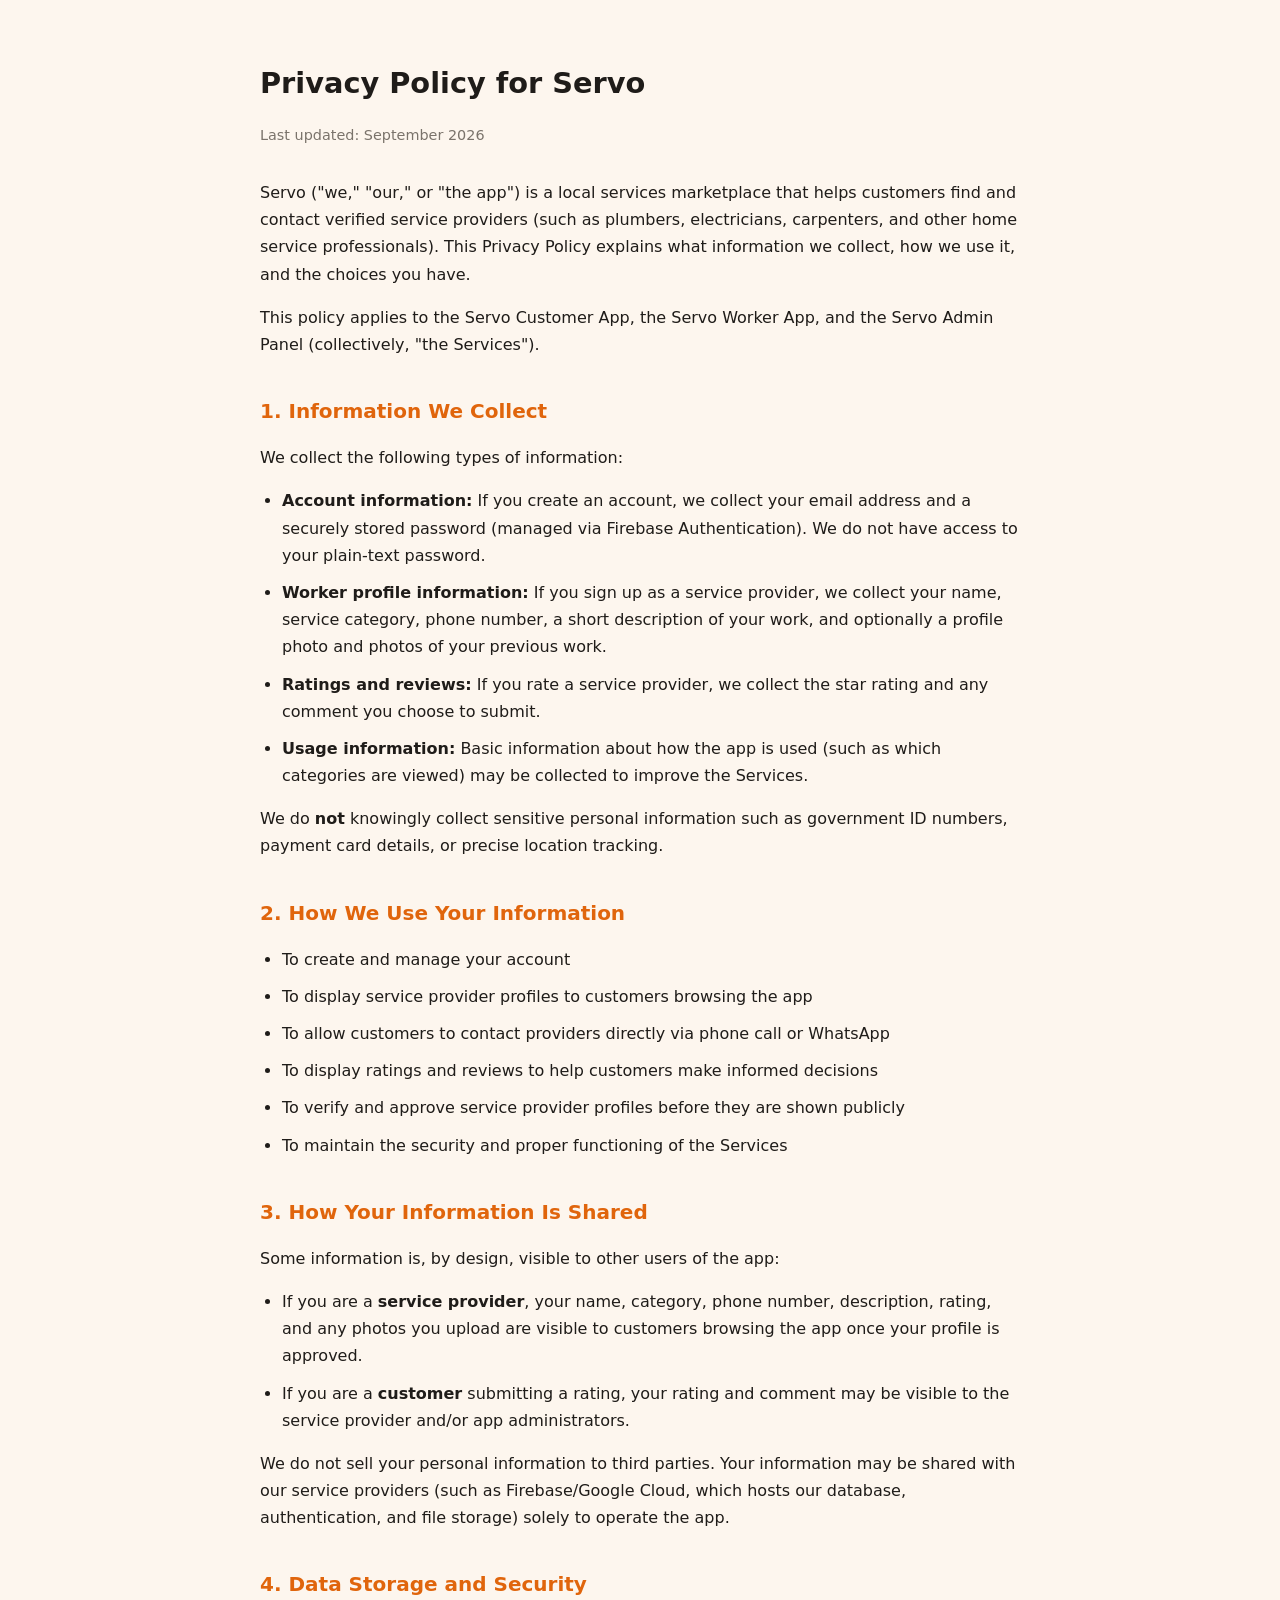
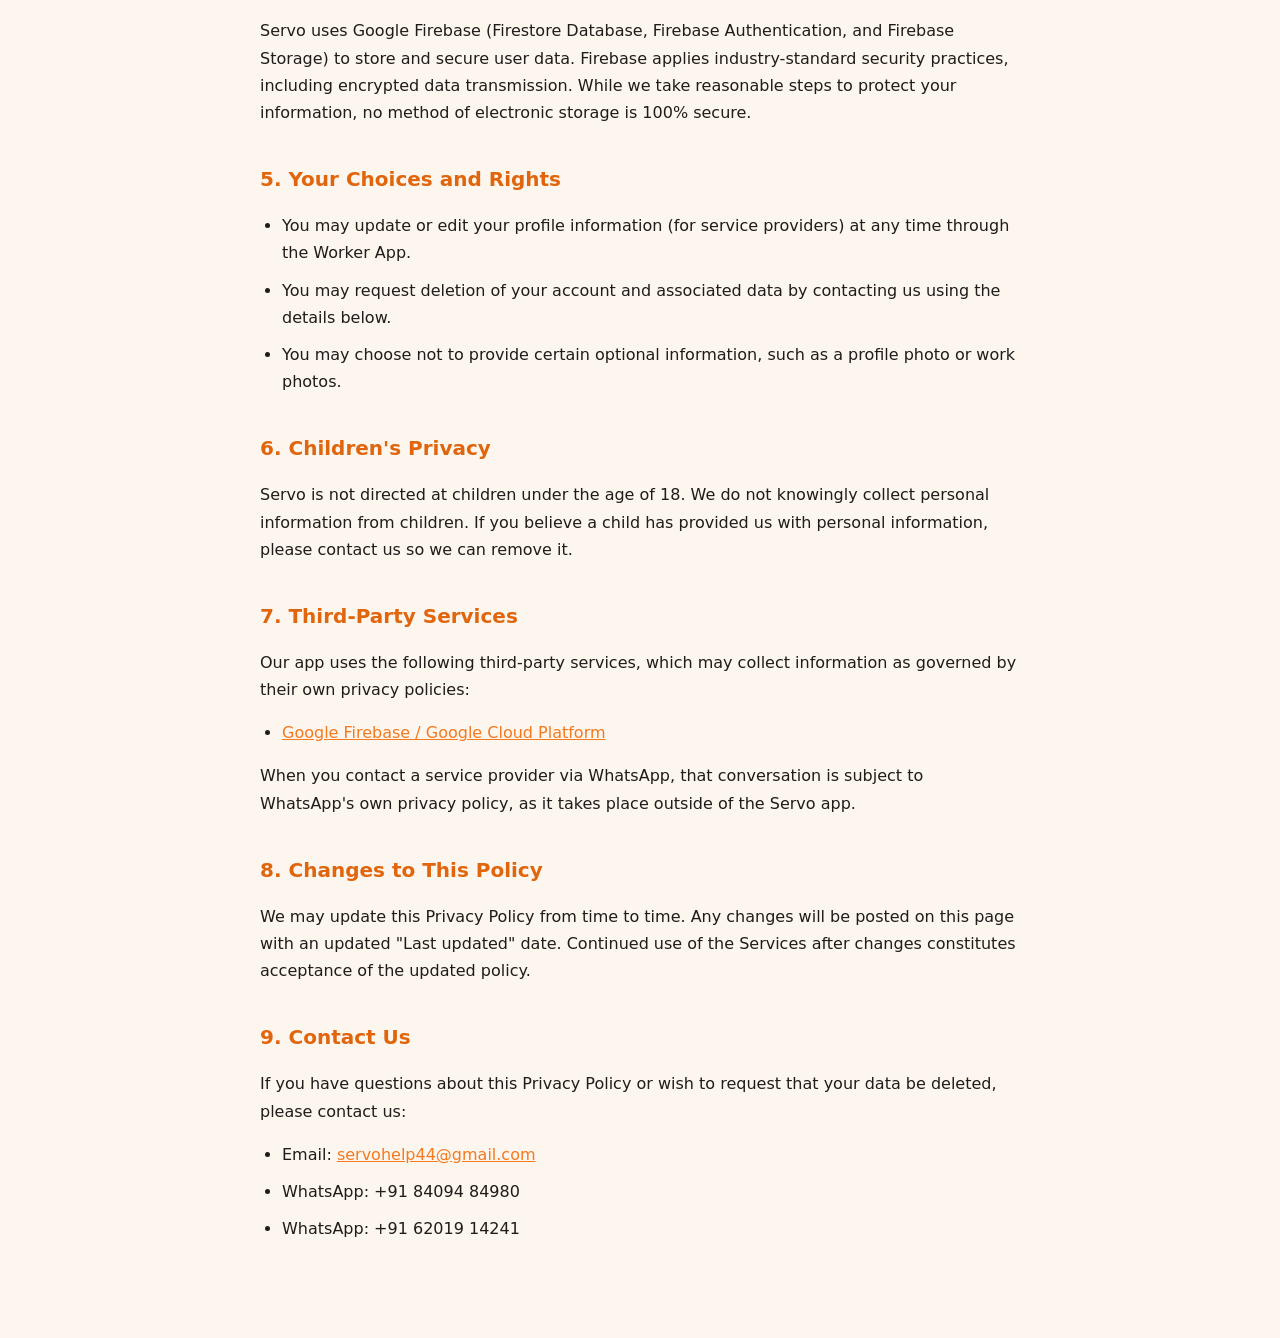
<file: privacy servo.html>
<!DOCTYPE html>
<html lang="en">
<head>
<meta charset="UTF-8">
<meta name="viewport" content="width=device-width, initial-scale=1.0">
<title>Privacy Policy — Servo</title>
<style>
  body{
    font-family: "Segoe UI", system-ui, -apple-system, sans-serif;
    max-width: 760px;
    margin: 0 auto;
    padding: 40px 24px 80px;
    line-height: 1.7;
    color: #1f1c19;
    background: #fdf6ee;
  }
  h1{ font-size: 1.8rem; margin-bottom: 4px; }
  .updated{ color: #7a736b; font-size: 0.9rem; margin-bottom: 32px; }
  h2{ font-size: 1.25rem; margin-top: 36px; margin-bottom: 10px; color: #e0650c; }
  p, li{ margin-bottom: 10px; }
  ul{ padding-left: 22px; }
  a{ color: #f4791f; }
</style>
</head>
<body>

<h1>Privacy Policy for Servo</h1>
<p class="updated">Last updated: September 2026</p>

<p>Servo ("we," "our," or "the app") is a local services marketplace that helps customers find and contact verified service providers (such as plumbers, electricians, carpenters, and other home service professionals). This Privacy Policy explains what information we collect, how we use it, and the choices you have.</p>

<p>This policy applies to the Servo Customer App, the Servo Worker App, and the Servo Admin Panel (collectively, "the Services").</p>

<h2>1. Information We Collect</h2>
<p>We collect the following types of information:</p>
<ul>
  <li><strong>Account information:</strong> If you create an account, we collect your email address and a securely stored password (managed via Firebase Authentication). We do not have access to your plain-text password.</li>
  <li><strong>Worker profile information:</strong> If you sign up as a service provider, we collect your name, service category, phone number, a short description of your work, and optionally a profile photo and photos of your previous work.</li>
  <li><strong>Ratings and reviews:</strong> If you rate a service provider, we collect the star rating and any comment you choose to submit.</li>
  <li><strong>Usage information:</strong> Basic information about how the app is used (such as which categories are viewed) may be collected to improve the Services.</li>
</ul>
<p>We do <strong>not</strong> knowingly collect sensitive personal information such as government ID numbers, payment card details, or precise location tracking.</p>

<h2>2. How We Use Your Information</h2>
<ul>
  <li>To create and manage your account</li>
  <li>To display service provider profiles to customers browsing the app</li>
  <li>To allow customers to contact providers directly via phone call or WhatsApp</li>
  <li>To display ratings and reviews to help customers make informed decisions</li>
  <li>To verify and approve service provider profiles before they are shown publicly</li>
  <li>To maintain the security and proper functioning of the Services</li>
</ul>

<h2>3. How Your Information Is Shared</h2>
<p>Some information is, by design, visible to other users of the app:</p>
<ul>
  <li>If you are a <strong>service provider</strong>, your name, category, phone number, description, rating, and any photos you upload are visible to customers browsing the app once your profile is approved.</li>
  <li>If you are a <strong>customer</strong> submitting a rating, your rating and comment may be visible to the service provider and/or app administrators.</li>
</ul>
<p>We do not sell your personal information to third parties. Your information may be shared with our service providers (such as Firebase/Google Cloud, which hosts our database, authentication, and file storage) solely to operate the app.</p>

<h2>4. Data Storage and Security</h2>
<p>Servo uses Google Firebase (Firestore Database, Firebase Authentication, and Firebase Storage) to store and secure user data. Firebase applies industry-standard security practices, including encrypted data transmission. While we take reasonable steps to protect your information, no method of electronic storage is 100% secure.</p>

<h2>5. Your Choices and Rights</h2>
<ul>
  <li>You may update or edit your profile information (for service providers) at any time through the Worker App.</li>
  <li>You may request deletion of your account and associated data by contacting us using the details below.</li>
  <li>You may choose not to provide certain optional information, such as a profile photo or work photos.</li>
</ul>

<h2>6. Children's Privacy</h2>
<p>Servo is not directed at children under the age of 18. We do not knowingly collect personal information from children. If you believe a child has provided us with personal information, please contact us so we can remove it.</p>

<h2>7. Third-Party Services</h2>
<p>Our app uses the following third-party services, which may collect information as governed by their own privacy policies:</p>
<ul>
  <li><a href="https://policies.google.com/privacy" target="_blank">Google Firebase / Google Cloud Platform</a></li>
</ul>
<p>When you contact a service provider via WhatsApp, that conversation is subject to WhatsApp's own privacy policy, as it takes place outside of the Servo app.</p>

<h2>8. Changes to This Policy</h2>
<p>We may update this Privacy Policy from time to time. Any changes will be posted on this page with an updated "Last updated" date. Continued use of the Services after changes constitutes acceptance of the updated policy.</p>

<h2>9. Contact Us</h2>
<p>If you have questions about this Privacy Policy or wish to request that your data be deleted, please contact us:</p>
<ul>
  <li>Email: <a href="mailto:servohelp44@gmail.com">servohelp44@gmail.com</a></li>
  <li>WhatsApp: +91 84094 84980</li>
  <li>WhatsApp: +91 62019 14241</li>
</ul>

</body>
</html>
</file>
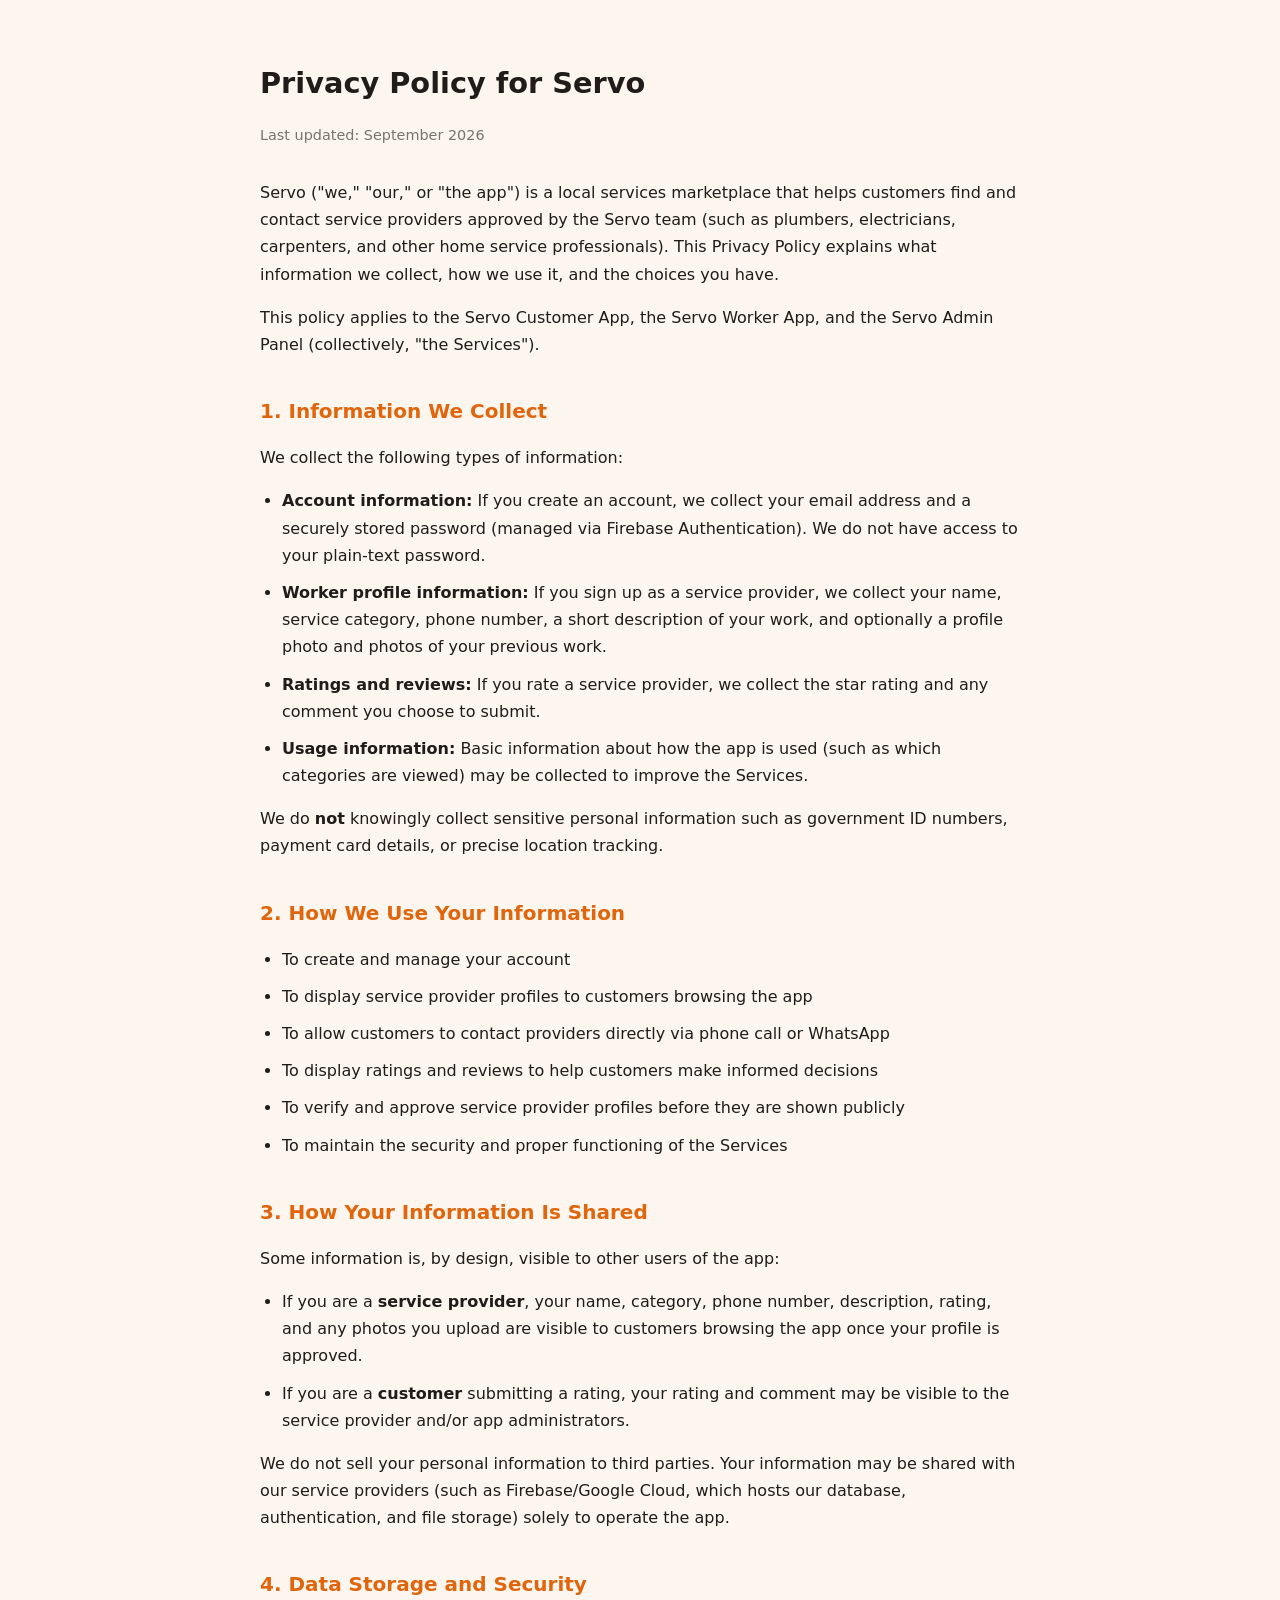
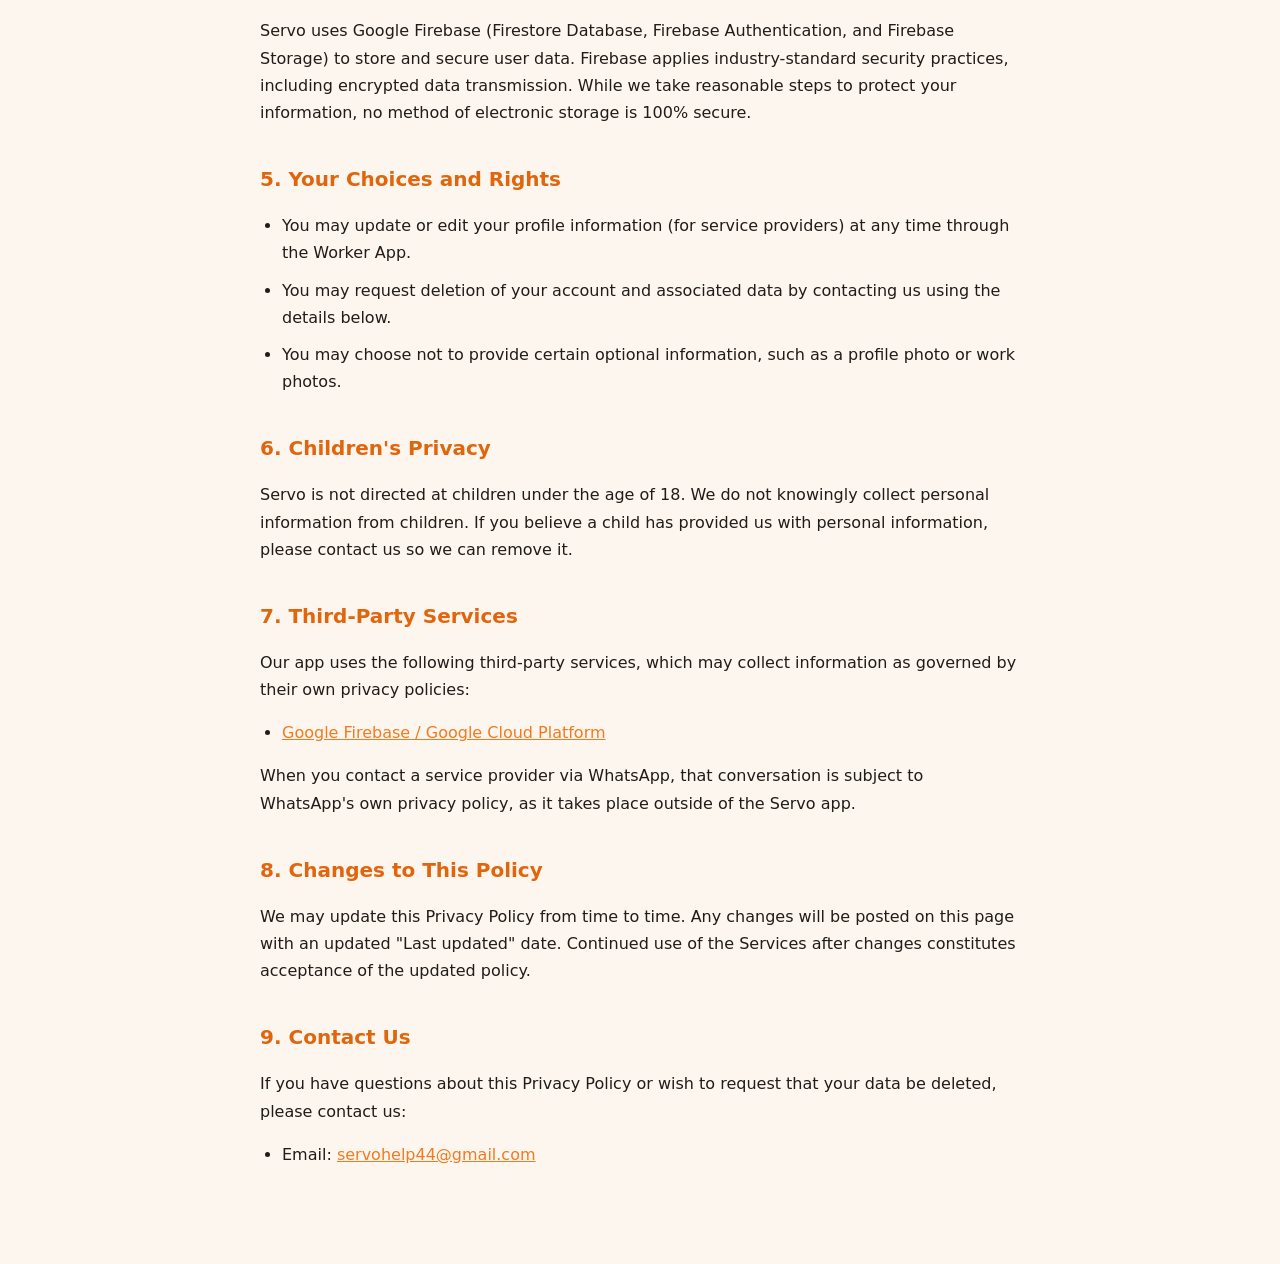
<file: privacy.html>
<!DOCTYPE html>
<html lang="en">
<head>
<meta charset="UTF-8">
<meta name="viewport" content="width=device-width, initial-scale=1.0">
<title>Privacy Policy — Servo</title>
<style>
  body{
    font-family: "Segoe UI", system-ui, -apple-system, sans-serif;
    max-width: 760px;
    margin: 0 auto;
    padding: 40px 24px 80px;
    line-height: 1.7;
    color: #1f1c19;
    background: #fdf6ee;
  }
  h1{ font-size: 1.8rem; margin-bottom: 4px; }
  .updated{ color: #7a736b; font-size: 0.9rem; margin-bottom: 32px; }
  h2{ font-size: 1.25rem; margin-top: 36px; margin-bottom: 10px; color: #e0650c; }
  p, li{ margin-bottom: 10px; }
  ul{ padding-left: 22px; }
  a{ color: #f4791f; }
</style>
</head>
<body>

<h1>Privacy Policy for Servo</h1>
<p class="updated">Last updated: September 2026</p>

<p>Servo ("we," "our," or "the app") is a local services marketplace that helps customers find and contact service providers approved by the Servo team (such as plumbers, electricians, carpenters, and other home service professionals). This Privacy Policy explains what information we collect, how we use it, and the choices you have.</p>

<p>This policy applies to the Servo Customer App, the Servo Worker App, and the Servo Admin Panel (collectively, "the Services").</p>

<h2>1. Information We Collect</h2>
<p>We collect the following types of information:</p>
<ul>
  <li><strong>Account information:</strong> If you create an account, we collect your email address and a securely stored password (managed via Firebase Authentication). We do not have access to your plain-text password.</li>
  <li><strong>Worker profile information:</strong> If you sign up as a service provider, we collect your name, service category, phone number, a short description of your work, and optionally a profile photo and photos of your previous work.</li>
  <li><strong>Ratings and reviews:</strong> If you rate a service provider, we collect the star rating and any comment you choose to submit.</li>
  <li><strong>Usage information:</strong> Basic information about how the app is used (such as which categories are viewed) may be collected to improve the Services.</li>
</ul>
<p>We do <strong>not</strong> knowingly collect sensitive personal information such as government ID numbers, payment card details, or precise location tracking.</p>

<h2>2. How We Use Your Information</h2>
<ul>
  <li>To create and manage your account</li>
  <li>To display service provider profiles to customers browsing the app</li>
  <li>To allow customers to contact providers directly via phone call or WhatsApp</li>
  <li>To display ratings and reviews to help customers make informed decisions</li>
  <li>To verify and approve service provider profiles before they are shown publicly</li>
  <li>To maintain the security and proper functioning of the Services</li>
</ul>

<h2>3. How Your Information Is Shared</h2>
<p>Some information is, by design, visible to other users of the app:</p>
<ul>
  <li>If you are a <strong>service provider</strong>, your name, category, phone number, description, rating, and any photos you upload are visible to customers browsing the app once your profile is approved.</li>
  <li>If you are a <strong>customer</strong> submitting a rating, your rating and comment may be visible to the service provider and/or app administrators.</li>
</ul>
<p>We do not sell your personal information to third parties. Your information may be shared with our service providers (such as Firebase/Google Cloud, which hosts our database, authentication, and file storage) solely to operate the app.</p>

<h2>4. Data Storage and Security</h2>
<p>Servo uses Google Firebase (Firestore Database, Firebase Authentication, and Firebase Storage) to store and secure user data. Firebase applies industry-standard security practices, including encrypted data transmission. While we take reasonable steps to protect your information, no method of electronic storage is 100% secure.</p>

<h2>5. Your Choices and Rights</h2>
<ul>
  <li>You may update or edit your profile information (for service providers) at any time through the Worker App.</li>
  <li>You may request deletion of your account and associated data by contacting us using the details below.</li>
  <li>You may choose not to provide certain optional information, such as a profile photo or work photos.</li>
</ul>

<h2>6. Children's Privacy</h2>
<p>Servo is not directed at children under the age of 18. We do not knowingly collect personal information from children. If you believe a child has provided us with personal information, please contact us so we can remove it.</p>

<h2>7. Third-Party Services</h2>
<p>Our app uses the following third-party services, which may collect information as governed by their own privacy policies:</p>
<ul>
  <li><a href="https://policies.google.com/privacy" target="_blank">Google Firebase / Google Cloud Platform</a></li>
</ul>
<p>When you contact a service provider via WhatsApp, that conversation is subject to WhatsApp's own privacy policy, as it takes place outside of the Servo app.</p>

<h2>8. Changes to This Policy</h2>
<p>We may update this Privacy Policy from time to time. Any changes will be posted on this page with an updated "Last updated" date. Continued use of the Services after changes constitutes acceptance of the updated policy.</p>

<h2>9. Contact Us</h2>
<p>If you have questions about this Privacy Policy or wish to request that your data be deleted, please contact us:</p>
<ul>
  <li>Email: <a href="mailto:servohelp44@gmail.com">servohelp44@gmail.com</a></li>
</ul>

</body>
</html>
</file>
